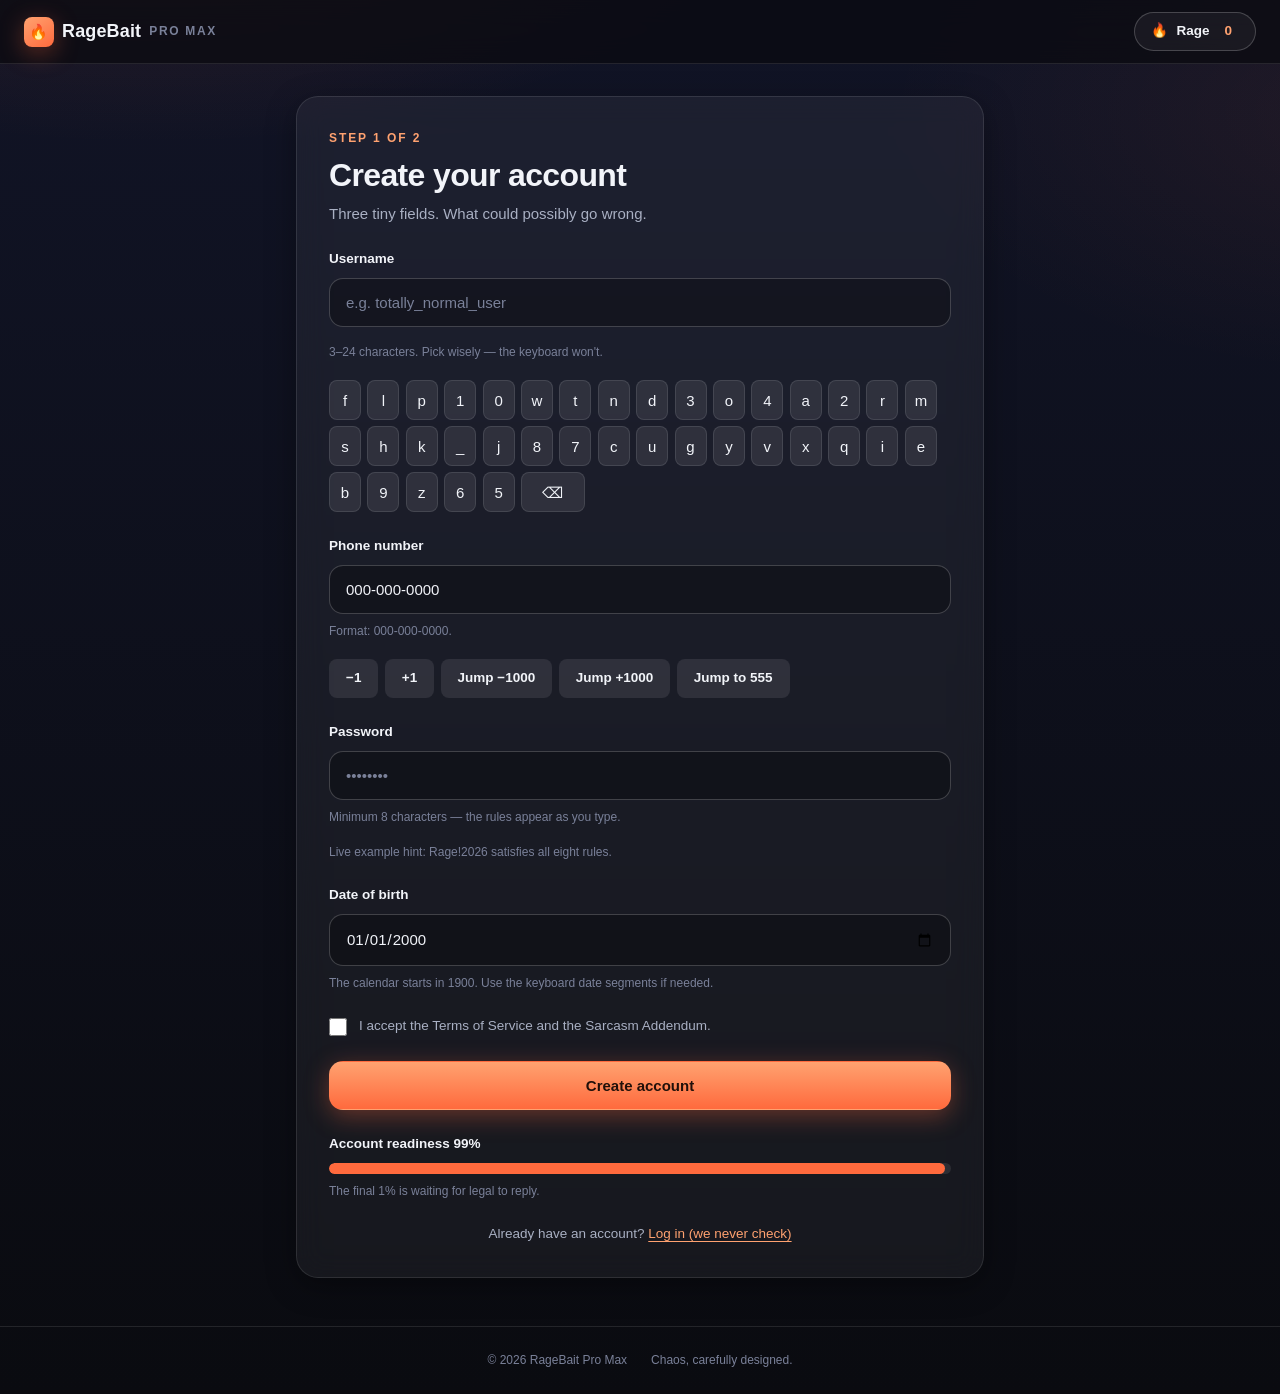
<file: index.html>
<!DOCTYPE html>
<html lang="en">
<head>
  <meta charset="utf-8">
  <meta name="viewport" content="width=device-width, initial-scale=1">
  <title>Create account · RageBait Pro Max</title>
  <meta name="description" content="Sign up. What could possibly go wrong?">
  <link rel="icon" href="data:,">
  <link rel="stylesheet" href="css/tokens.css">
  <link rel="stylesheet" href="css/style.css">
</head>
<body data-page="index">
  <a class="skip-link" href="#main">Skip to content</a>

  <header class="site-header">
    <a class="brand" href="index.html">
      <span class="brand__mark" aria-hidden="true">🔥</span>
      <span class="brand__name">RageBait</span>
      <span class="brand__tag">pro max</span>
    </a>
    <div class="rage-meter-wrap">
      <button type="button" class="rage-meter" id="rage-meter" aria-describedby="rage-panel">
        <span class="rage-meter__state" id="rage-state" aria-hidden="true">🔥</span>
        <span>Rage</span>
        <span class="rage-meter__count" id="rage-count">0</span>
      </button>
      <div class="rage-meter__panel" id="rage-panel" role="tooltip">
        <p class="rage-meter__title" id="rage-summary">No rage yet. It builds.</p>
        <ul class="rage-meter__list" id="rage-list"></ul>
      </div>
    </div>
  </header>

  <main id="main" class="layout">
    <section class="card" aria-labelledby="signup-title">
      <p class="card__eyebrow">Step 1 of 2</p>
      <h1 class="card__title" id="signup-title">Create your account</h1>
      <p class="card__sub">Three tiny fields. What could possibly go wrong.</p>

      <form class="form" id="signup-form">
        <div class="field">
          <label class="field__label" for="username">Username</label>
          <input class="input" type="text" id="username" name="username"
                 minlength="3" maxlength="24" required
                 autocomplete="username" placeholder="e.g. totally_normal_user">
          <span class="field__hint">3–24 characters. Pick wisely — the keyboard won't.</span>
          <div class="slot" id="username-keyboard"></div>
        </div>

        <div class="field">
          <label class="field__label" for="phone">Phone number</label>
          <input class="input" type="tel" id="phone" name="phone" required
                 autocomplete="tel" inputmode="numeric" placeholder="000-000-0000">
          <span class="field__hint">Format: 000-000-0000.</span>
          <div class="slot" id="phone-slot"></div>
        </div>

        <div class="field">
          <label class="field__label" for="password">Password</label>
          <input class="input" type="password" id="password"
                 minlength="8" required autocomplete="new-password" placeholder="••••••••">
          <span class="field__hint">Minimum 8 characters — the rules appear as you type.</span>
          <ul class="rules" id="password-rules" aria-live="polite"></ul>
        </div>

        <label class="check" for="terms">
          <input type="checkbox" id="terms" name="terms" required>
          <span>I accept the Terms of Service and the Sarcasm Addendum.</span>
        </label>

        <button class="btn btn--primary btn--block" type="submit" id="submit-btn">Create account</button>
      </form>

      <p class="card__foot">
        Already have an account?
        <a href="profile.html">Log in (we never check)</a>
      </p>
    </section>
  </main>

  <footer class="site-footer">
    <span>© <span data-year>2026</span> RageBait Pro Max</span>
    <span>Chaos, carefully designed.</span>
  </footer>

  <div class="toast-root" id="toast-root" aria-live="polite"></div>

  <script type="module" src="js/main.js"></script>
</body>
</html>
</file>
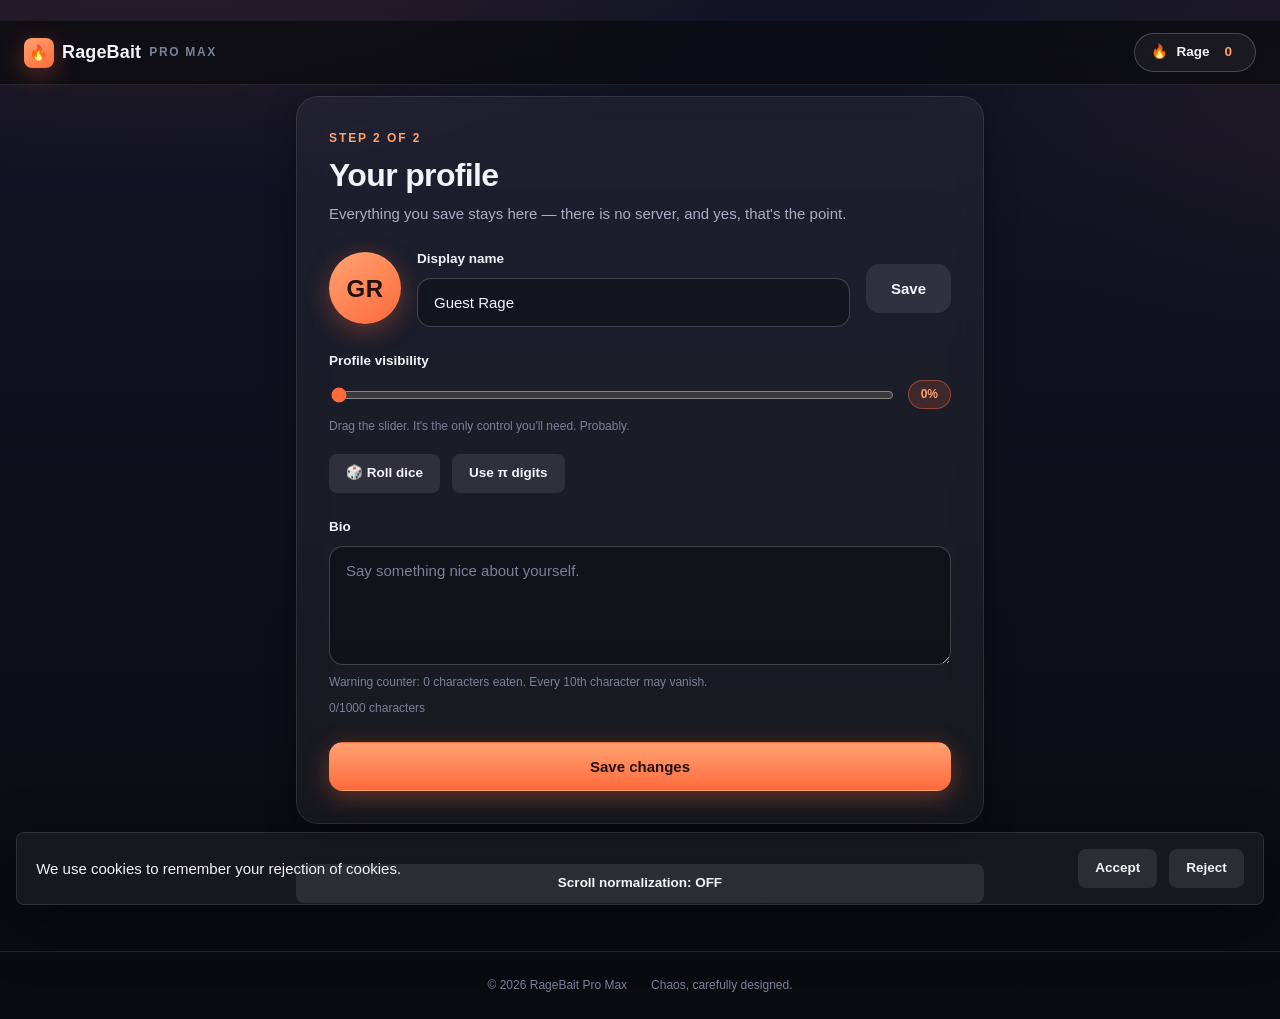
<file: profile.html>
<!DOCTYPE html>
<html lang="en">
<head>
  <meta charset="utf-8">
  <meta name="viewport" content="width=device-width, initial-scale=1">
  <title>Your profile · RageBait Pro Max</title>
  <meta name="description" content="Your profile. Every save is honored. Eventually.">
  <link rel="icon" href="data:,">
  <link rel="stylesheet" href="css/tokens.css">
  <link rel="stylesheet" href="css/style.css">
</head>
<body data-page="profile">
  <a class="skip-link" href="#main">Skip to content</a>

  <header class="site-header">
    <a class="brand" href="index.html">
      <span class="brand__mark" aria-hidden="true">🔥</span>
      <span class="brand__name">RageBait</span>
      <span class="brand__tag">pro max</span>
    </a>
    <div class="rage-meter-wrap">
      <button type="button" class="rage-meter" id="rage-meter" aria-describedby="rage-panel">
        <span class="rage-meter__state" id="rage-state" aria-hidden="true">🔥</span>
        <span>Rage</span>
        <span class="rage-meter__count" id="rage-count">0</span>
      </button>
      <div class="rage-meter__panel" id="rage-panel" role="tooltip">
        <p class="rage-meter__title" id="rage-summary">No rage yet. It builds.</p>
        <ul class="rage-meter__list" id="rage-list"></ul>
      </div>
    </div>
  </header>

  <main id="main" class="layout">
    <section class="card" aria-labelledby="profile-title">
      <p class="card__eyebrow">Step 2 of 2</p>
      <h1 class="card__title" id="profile-title">Your profile</h1>
      <p class="card__sub">Everything you save stays here — there is no server, and yes, that's the point.</p>

      <div class="form">
        <div class="profile-head">
          <div class="avatar" id="avatar"><span id="avatar-initials">GR</span></div>
          <div class="field field--grow">
            <label class="field__label" for="display-name">Display name</label>
            <input class="input" type="text" id="display-name" name="display-name"
                   maxlength="30" autocomplete="nickname" value="Guest Rage">
          </div>
          <button class="btn" type="button" id="save-name-btn">Save</button>
          <span class="chip chip--ok" id="save-name-status" hidden>Saved.</span>
        </div>

        <div class="field">
          <label class="field__label" for="visibility">Profile visibility</label>
          <div class="row">
            <input class="range" type="range" id="visibility" name="visibility"
                   min="0" max="100" step="1" value="0">
            <output class="chip chip--accent" id="visibility-out" for="visibility">0%</output>
          </div>
          <span class="field__hint">Drag the slider. It's the only control you'll need. Probably.</span>
          <div class="slot" id="visibility-slot"></div>
        </div>

        <div class="field">
          <label class="field__label" for="bio">Bio</label>
          <textarea class="textarea" id="bio" name="bio" rows="4" maxlength="1000"
                    placeholder="Say something nice about yourself."></textarea>
          <span class="field__hint"><span id="bio-count">0</span>/1000 characters</span>
        </div>

        <button class="btn btn--primary btn--block" type="button" id="save-btn">Save changes</button>
      </div>
    </section>
  </main>

  <footer class="site-footer">
    <span>© <span data-year>2026</span> RageBait Pro Max</span>
    <span>Chaos, carefully designed.</span>
  </footer>

  <div class="toast-root" id="toast-root" aria-live="polite"></div>

  <script type="module" src="js/main.js"></script>
</body>
</html>
</file>
<file: css/tokens.css>
/* ============================================================
   RageBait Pro Max — design tokens (single source of truth)
   Every color/spacing/radius/motion value in this project
   comes from this file. Components never hard-code values.
   ============================================================ */
:root {
  /* --- color: surfaces --- */
  --bg-0: #0a0b10;
  --bg-1: #111426;
  --bg-grad:
    radial-gradient(1100px 520px at 12% -12%, rgba(255, 106, 61, 0.15), transparent 60%),
    radial-gradient(900px 480px at 108% 8%, rgba(255, 106, 61, 0.07), transparent 55%),
    linear-gradient(180deg, var(--bg-1), var(--bg-0));
  --surface: rgba(255, 255, 255, 0.05);
  --surface-2: rgba(255, 255, 255, 0.09);
  --surface-3: rgba(255, 255, 255, 0.14);
  --scrim: rgba(6, 7, 11, 0.70);
  --ink-scrim: rgba(0, 0, 0, 0.28);
  --header-bg: rgba(10, 11, 16, 0.72);
  --panel-bg: rgba(16, 19, 32, 0.96);

  /* --- color: lines --- */
  --border: rgba(255, 255, 255, 0.10);
  --border-strong: rgba(255, 255, 255, 0.20);
  --accent-bd: rgba(255, 106, 61, 0.45);
  --ok-bd: rgba(61, 220, 151, 0.45);
  --bad-bd: rgba(255, 84, 112, 0.45);

  /* --- color: text --- */
  --text-1: #f2f4f9;
  --text-2: #a9b0c3;
  --text-3: #7a8199;

  /* --- color: accent (the one accent) --- */
  --accent: #ff6a3d;
  --accent-2: #ffa270;
  --accent-ink: #21100a;
  --accent-soft: rgba(255, 106, 61, 0.16);

  /* --- color: semantic (functional states only) --- */
  --ok: #3ddc97;
  --ok-soft: rgba(61, 220, 151, 0.14);
  --bad: #ff5470;
  --bad-soft: rgba(255, 84, 112, 0.14);
  --warn: #ffc65c;

  /* --- spacing (4px scale) --- */
  --sp-1: 4px;
  --sp-2: 8px;
  --sp-3: 12px;
  --sp-4: 16px;
  --sp-5: 24px;
  --sp-6: 32px;
  --sp-7: 48px;
  --sp-8: 64px;

  /* --- radius --- */
  --r-sm: 8px;
  --r-md: 14px;
  --r-lg: 22px;
  --r-full: 999px;

  /* --- typography --- */
  --font: -apple-system, BlinkMacSystemFont, "Segoe UI", Roboto, "Helvetica Neue", Arial, sans-serif;
  --font-mono: ui-monospace, SFMono-Regular, Menlo, Consolas, "Liberation Mono", monospace;
  --fs-xs: 12px;
  --fs-sm: 13.5px;
  --fs-md: 15px;
  --fs-lg: 18px;
  --fs-xl: 24px;
  --fs-2xl: 32px;
  --lh-tight: 1.2;
  --lh: 1.55;

  /* --- motion --- */
  --dur-1: 140ms;
  --dur-2: 240ms;
  --dur-3: 420ms;
  --ease: cubic-bezier(0.2, 0.8, 0.25, 1);
  --spring: cubic-bezier(0.34, 1.56, 0.64, 1);

  /* --- glass & elevation --- */
  --blur: 14px;
  --blur-heavy: 6px;
  --shadow-1: 0 8px 30px rgba(0, 0, 0, 0.35);
  --shadow-2: 0 18px 60px rgba(0, 0, 0, 0.45);
  --glow-accent: 0 6px 24px rgba(255, 106, 61, 0.35);

  /* --- layout --- */
  --header-h: 64px;
  --page-w: 720px;
  --page-w-wide: 880px;
  --tap: 44px; /* minimum touch target */

  /* --- z-index scale --- */
  --z-header: 100;
  --z-modal: 200;
  --z-toast: 300;
}

/* Reduced motion: kill all animation, keep every function working.
   (AGENTS.md hard constraint 8) */
@media (prefers-reduced-motion: reduce) {
  :root {
    --dur-1: 1ms;
    --dur-2: 1ms;
    --dur-3: 1ms;
  }
  *,
  *::before,
  *::after {
    animation-duration: 1ms !important;
    animation-iteration-count: 1 !important;
    transition-duration: 1ms !important;
    scroll-behavior: auto !important;
  }
}
</file>
<file: css/style.css>
/* ============================================================
   RageBait Pro Max — shared components & layout
   All values come from css/tokens.css. No inline one-off styles.
   ============================================================ */

/* --- base --- */
*,
*::before,
*::after { box-sizing: border-box; }

html { -webkit-text-size-adjust: 100%; }

body {
  margin: 0;
  min-height: 100vh;
  display: flex;
  flex-direction: column;
  font-family: var(--font);
  font-size: var(--fs-md);
  line-height: var(--lh);
  color: var(--text-1);
  background: var(--bg-grad);
}

button, input, textarea, select { font: inherit; color: inherit; }
img, svg { display: block; max-width: 100%; }
p { margin: 0; }
ul { margin: 0; }
a { color: var(--accent-2); text-underline-offset: 3px; }
a:hover { color: var(--accent); }

[hidden] { display: none !important; }

:focus-visible {
  outline: 2px solid var(--accent);
  outline-offset: 3px;
  border-radius: var(--r-sm);
}

::selection { background: var(--accent-soft); color: var(--text-1); }

.skip-link {
  position: absolute;
  left: var(--sp-4);
  top: calc(-1 * var(--sp-8));
  z-index: calc(var(--z-header) + 1);
  padding: var(--sp-2) var(--sp-4);
  border-radius: var(--r-full);
  background: var(--accent);
  color: var(--accent-ink);
  font-weight: 700;
  font-size: var(--fs-sm);
  text-decoration: none;
  transition: top var(--dur-1) var(--ease);
}
.skip-link:focus { top: var(--sp-3); }

/* --- header --- */
.site-header {
  position: sticky;
  top: 0;
  z-index: var(--z-header);
  display: flex;
  align-items: center;
  justify-content: space-between;
  gap: var(--sp-4);
  min-height: var(--header-h);
  padding: var(--sp-3) var(--sp-5);
  background: var(--header-bg);
  border-bottom: 1px solid var(--border);
  backdrop-filter: blur(var(--blur));
  -webkit-backdrop-filter: blur(var(--blur));
}

.brand {
  display: inline-flex;
  align-items: center;
  gap: var(--sp-2);
  color: var(--text-1);
  font-weight: 700;
  text-decoration: none;
  letter-spacing: 0.01em;
}
.brand__mark {
  display: grid;
  place-items: center;
  width: 30px;
  height: 30px;
  border-radius: var(--r-sm);
  background: linear-gradient(145deg, var(--accent-2), var(--accent));
  box-shadow: var(--glow-accent);
  font-size: var(--fs-md);
}
.brand__name { font-size: var(--fs-lg); }
.brand__tag {
  font-size: var(--fs-xs);
  font-weight: 600;
  text-transform: uppercase;
  letter-spacing: 0.14em;
  color: var(--text-3);
}

/* --- Rage Meter (header chip + per-feature tooltip) --- */
.rage-meter-wrap { position: relative; }

.rage-meter {
  display: inline-flex;
  align-items: center;
  gap: var(--sp-2);
  min-height: 38px;
  padding: var(--sp-2) var(--sp-4);
  border: 1px solid var(--border-strong);
  border-radius: var(--r-full);
  background: var(--surface);
  color: var(--text-1);
  font-size: var(--fs-sm);
  font-weight: 700;
  cursor: pointer;
  transition:
    border-color var(--dur-1) var(--ease),
    background var(--dur-1) var(--ease);
}
.rage-meter:hover,
.rage-meter:focus-visible {
  border-color: var(--accent);
  background: var(--surface-2);
}
.rage-meter__count {
  min-width: 1.6em;
  text-align: center;
  color: var(--accent-2);
  font-variant-numeric: tabular-nums;
}
.rage-meter[data-chaos="off"] { opacity: 0.8; }
.rage-meter[data-chaos="off"] .rage-meter__count { color: var(--ok); }

.rage-meter__panel {
  position: absolute;
  top: calc(100% + var(--sp-2));
  right: 0;
  width: 270px;
  padding: var(--sp-3) var(--sp-4);
  border: 1px solid var(--border-strong);
  border-radius: var(--r-md);
  background: var(--panel-bg);
  box-shadow: var(--shadow-2);
  text-align: left;
  opacity: 0;
  visibility: hidden;
  transform: translateY(-4px);
  transition:
    opacity var(--dur-1) var(--ease),
    transform var(--dur-1) var(--ease),
    visibility var(--dur-1);
}
.rage-meter-wrap:hover .rage-meter__panel,
.rage-meter-wrap:focus-within .rage-meter__panel {
  opacity: 1;
  visibility: visible;
  transform: none;
}
.rage-meter__title {
  font-size: var(--fs-xs);
  font-weight: 700;
  text-transform: uppercase;
  letter-spacing: 0.1em;
  color: var(--accent-2);
  margin-bottom: var(--sp-2);
}
.rage-meter__list {
  list-style: none;
  padding: 0;
  display: grid;
  gap: var(--sp-1);
}
.rage-meter__row {
  display: flex;
  justify-content: space-between;
  gap: var(--sp-3);
  font-size: var(--fs-xs);
  color: var(--text-2);
}
.rage-meter__row b {
  color: var(--accent-2);
  font-variant-numeric: tabular-nums;
}

/* --- layout --- */
.layout {
  flex: 1;
  width: 100%;
  max-width: var(--page-w);
  margin: 0 auto;
  padding: var(--sp-6) var(--sp-4) var(--sp-7);
  display: grid;
  gap: var(--sp-5);
  align-content: start;
}
.layout--wide { max-width: var(--page-w-wide); }

/* --- card (glass panel) --- */
.card {
  padding: var(--sp-6);
  background: var(--surface);
  border: 1px solid var(--border);
  border-radius: var(--r-lg);
  box-shadow: var(--shadow-1);
  backdrop-filter: blur(var(--blur));
  -webkit-backdrop-filter: blur(var(--blur));
}
.card__eyebrow {
  margin-bottom: var(--sp-2);
  font-size: var(--fs-xs);
  font-weight: 800;
  text-transform: uppercase;
  letter-spacing: 0.16em;
  color: var(--accent-2);
}
.card__title {
  margin: 0 0 var(--sp-2);
  font-size: var(--fs-2xl);
  line-height: var(--lh-tight);
  letter-spacing: -0.02em;
}
.card__sub {
  margin-bottom: var(--sp-5);
  color: var(--text-2);
}
.card__foot {
  margin-top: var(--sp-5);
  text-align: center;
  font-size: var(--fs-sm);
  color: var(--text-2);
}

/* --- forms --- */
.form { display: grid; gap: var(--sp-5); }

.field { display: grid; gap: var(--sp-2); }
.field--grow { flex: 1; min-width: 180px; }
.field__label { font-size: var(--fs-sm); font-weight: 700; }
.field__hint { font-size: var(--fs-xs); color: var(--text-3); }

.slot { display: grid; gap: var(--sp-3); }

.input,
.textarea {
  width: 100%;
  padding: var(--sp-3) var(--sp-4);
  border: 1px solid var(--border-strong);
  border-radius: var(--r-md);
  background: var(--ink-scrim);
  color: var(--text-1);
  transition:
    border-color var(--dur-1) var(--ease),
    box-shadow var(--dur-1) var(--ease);
}
.input::placeholder,
.textarea::placeholder { color: var(--text-3); }
.input:hover,
.textarea:hover { border-color: var(--border-strong); }
.input:focus,
.textarea:focus {
  outline: none;
  border-color: var(--accent);
  box-shadow: 0 0 0 3px var(--accent-soft);
}
.input:focus-visible,
.textarea:focus-visible { outline: none; } /* ring handled by box-shadow */
.textarea { min-height: 110px; resize: vertical; }

.check {
  display: flex;
  align-items: flex-start;
  gap: var(--sp-3);
  font-size: var(--fs-sm);
  color: var(--text-2);
  cursor: pointer;
}
.check input {
  width: 18px;
  height: 18px;
  margin: 2px 0 0;
  accent-color: var(--accent);
  cursor: pointer;
}

.rules {
  list-style: none;
  padding: 0;
  display: grid;
  gap: var(--sp-2);
}

.range {
  flex: 1;
  min-width: 0;
  accent-color: var(--accent);
  cursor: pointer;
}

/* --- buttons --- */
.btn {
  display: inline-flex;
  align-items: center;
  justify-content: center;
  gap: var(--sp-2);
  min-height: var(--tap);
  padding: var(--sp-3) var(--sp-5);
  border: 1px solid transparent;
  border-radius: var(--r-md);
  background: var(--surface-2);
  color: var(--text-1);
  font-size: var(--fs-md);
  font-weight: 700;
  text-decoration: none;
  cursor: pointer;
  transition:
    transform var(--dur-1) var(--ease),
    background var(--dur-1) var(--ease),
    border-color var(--dur-1) var(--ease),
    box-shadow var(--dur-1) var(--ease),
    filter var(--dur-1) var(--ease);
}
.btn:hover { background: var(--surface-3); border-color: var(--border-strong); }
.btn:active { transform: translateY(1px); }
.btn:disabled { opacity: 0.5; cursor: not-allowed; }

.btn--primary {
  background: linear-gradient(180deg, var(--accent-2), var(--accent));
  color: var(--accent-ink);
  box-shadow: var(--glow-accent);
}
.btn--primary:hover {
  background: linear-gradient(180deg, var(--accent-2), var(--accent));
  border-color: transparent;
  filter: brightness(1.06);
}
.btn--ghost { background: transparent; border-color: var(--border-strong); }
.btn--ghost:hover { background: var(--surface); }
.btn--block { width: 100%; }
.btn--sm {
  min-height: 36px;
  padding: var(--sp-2) var(--sp-4);
  border-radius: var(--r-sm);
  font-size: var(--fs-sm);
}

/* --- chips --- */
.chip {
  display: inline-flex;
  align-items: center;
  gap: var(--sp-2);
  padding: var(--sp-1) var(--sp-3);
  border: 1px solid var(--border);
  border-radius: var(--r-full);
  background: var(--surface-2);
  color: var(--text-2);
  font-size: var(--fs-xs);
  font-weight: 700;
  white-space: nowrap;
}
.chip--accent {
  background: var(--accent-soft);
  border-color: var(--accent-bd);
  color: var(--accent-2);
}
.chip--ok {
  background: var(--ok-soft);
  border-color: var(--ok-bd);
  color: var(--ok);
}
.chip--bad {
  background: var(--bad-soft);
  border-color: var(--bad-bd);
  color: var(--bad);
}

/* --- generic row --- */
.row {
  display: flex;
  align-items: center;
  gap: var(--sp-3);
  flex-wrap: wrap;
}

/* --- profile head --- */
.profile-head {
  display: flex;
  align-items: center;
  gap: var(--sp-4);
  flex-wrap: wrap;
}
.avatar {
  flex: none;
  display: grid;
  place-items: center;
  width: 72px;
  height: 72px;
  border-radius: var(--r-full);
  background: linear-gradient(145deg, var(--accent-2), var(--accent));
  box-shadow: var(--glow-accent);
  color: var(--accent-ink);
  font-size: var(--fs-xl);
  font-weight: 800;
  letter-spacing: 0.02em;
}

/* --- modal / overlay (used by confirmation chains) --- */
.overlay {
  position: fixed;
  inset: 0;
  z-index: var(--z-modal);
  display: grid;
  place-items: center;
  padding: var(--sp-4);
  background: var(--scrim);
  backdrop-filter: blur(var(--blur-heavy));
  -webkit-backdrop-filter: blur(var(--blur-heavy));
  animation: fade-in var(--dur-2) var(--ease);
}
.modal {
  width: min(440px, 100%);
  padding: var(--sp-6);
  border: 1px solid var(--border-strong);
  border-radius: var(--r-lg);
  background: var(--panel-bg);
  box-shadow: var(--shadow-2);
  display: grid;
  gap: var(--sp-4);
  animation: pop-in var(--dur-2) var(--spring);
}
.modal__title { margin: 0; font-size: var(--fs-xl); line-height: var(--lh-tight); }
.modal__text { font-size: var(--fs-sm); color: var(--text-2); }
.modal__actions { display: flex; gap: var(--sp-3); flex-wrap: wrap; }
.modal__actions .btn { flex: 1; min-width: 140px; }

/* --- toast --- */
.toast-root {
  position: fixed;
  left: 50%;
  bottom: var(--sp-5);
  transform: translateX(-50%);
  z-index: var(--z-toast);
  width: min(430px, calc(100vw - var(--sp-6)));
  display: grid;
  gap: var(--sp-2);
  pointer-events: none;
}
.toast {
  pointer-events: auto;
  display: flex;
  align-items: center;
  gap: var(--sp-3);
  padding: var(--sp-3) var(--sp-4);
  border: 1px solid var(--accent-bd);
  border-radius: var(--r-md);
  background: var(--panel-bg);
  box-shadow: var(--shadow-2);
  animation: toast-in var(--dur-3) var(--spring);
}
.toast__text { flex: 1; font-size: var(--fs-sm); }
.toast__close {
  min-height: 32px;
  padding: var(--sp-1) var(--sp-3);
  font-size: var(--fs-sm);
}

/* --- footer --- */
.site-footer {
  display: flex;
  flex-wrap: wrap;
  justify-content: center;
  gap: var(--sp-2) var(--sp-5);
  padding: var(--sp-5) var(--sp-4);
  border-top: 1px solid var(--border);
  color: var(--text-3);
  font-size: var(--fs-xs);
}

/* --- keyframes --- */
@keyframes fade-in { from { opacity: 0; } to { opacity: 1; } }
@keyframes pop-in {
  from { opacity: 0; transform: translateY(8px) scale(0.97); }
  to { opacity: 1; transform: none; }
}
@keyframes toast-in {
  from { opacity: 0; transform: translateY(16px); }
  to { opacity: 1; transform: none; }
}
@keyframes shake {
  0%, 100% { transform: translateX(0); }
  20% { transform: translateX(-6px); }
  40% { transform: translateX(5px); }
  60% { transform: translateX(-3px); }
  80% { transform: translateX(2px); }
}
.shake { animation: shake var(--dur-2) var(--ease); }

/* --- responsive --- */
@media (max-width: 640px) {
  .site-header { padding: var(--sp-3) var(--sp-4); }
  .brand__tag { display: none; }
  .layout { padding: var(--sp-5) var(--sp-3) var(--sp-6); }
  .card { padding: var(--sp-5); }
  .card__title { font-size: var(--fs-xl); }
  .profile-head { gap: var(--sp-3); }
  .modal__actions .btn { min-width: 100%; }
}

/* Chaos modules: shared components only; no one-off inline styling. */
.key{min-width:2rem;padding:.45rem .55rem;border:1px solid var(--border);border-radius:var(--r-sm);background:var(--surface-2);color:var(--text-1);cursor:pointer}.key--wide{min-width:4rem}.slot{display:flex;flex-wrap:wrap;gap:.4rem;margin-top:.65rem}.rule{padding:.25rem 0;color:var(--text-2)}.rule--ok{color:var(--accent)}.modal-backdrop{position:fixed;inset:0;z-index:20;display:grid;place-items:center;padding:1rem;background:#02040bd9;backdrop-filter:blur(10px)}.modal,.notice{padding:1.5rem;border:1px solid var(--border);border-radius:var(--r-lg);background:var(--surface);box-shadow:var(--shadow-2);max-width:28rem;width:100%}.modal h2{margin-top:0}.progress{height:.65rem;border-radius:99px;background:var(--surface-2);overflow:hidden}.progress span{display:block;width:99%;height:100%;background:var(--accent);border-radius:inherit}.cookie-banner{position:fixed;z-index:10;bottom:1rem;left:1rem;right:1rem;display:flex;align-items:center;justify-content:space-between;gap:1rem;padding:1rem 1.2rem;border:1px solid var(--border);border-radius:var(--r-sm);background:var(--surface);box-shadow:var(--shadow-2)}.scroll-toggle{margin-top:1rem}.toast--shake{animation:toast-shake .2s ease-in-out}.toast__close{white-space:nowrap}@keyframes toast-shake{25%{transform:translateX(-4px)}75%{transform:translateX(4px)}}
@media(max-width:600px){.cookie-banner{left:.5rem;right:.5rem;bottom:.5rem;align-items:flex-start;flex-direction:column}.profile-head{flex-wrap:wrap}}
@media(prefers-reduced-motion:reduce){*,*::before,*::after{animation-duration:.01ms!important;animation-iteration-count:1!important;scroll-behavior:auto!important;transition-duration:.01ms!important}}
</file>
